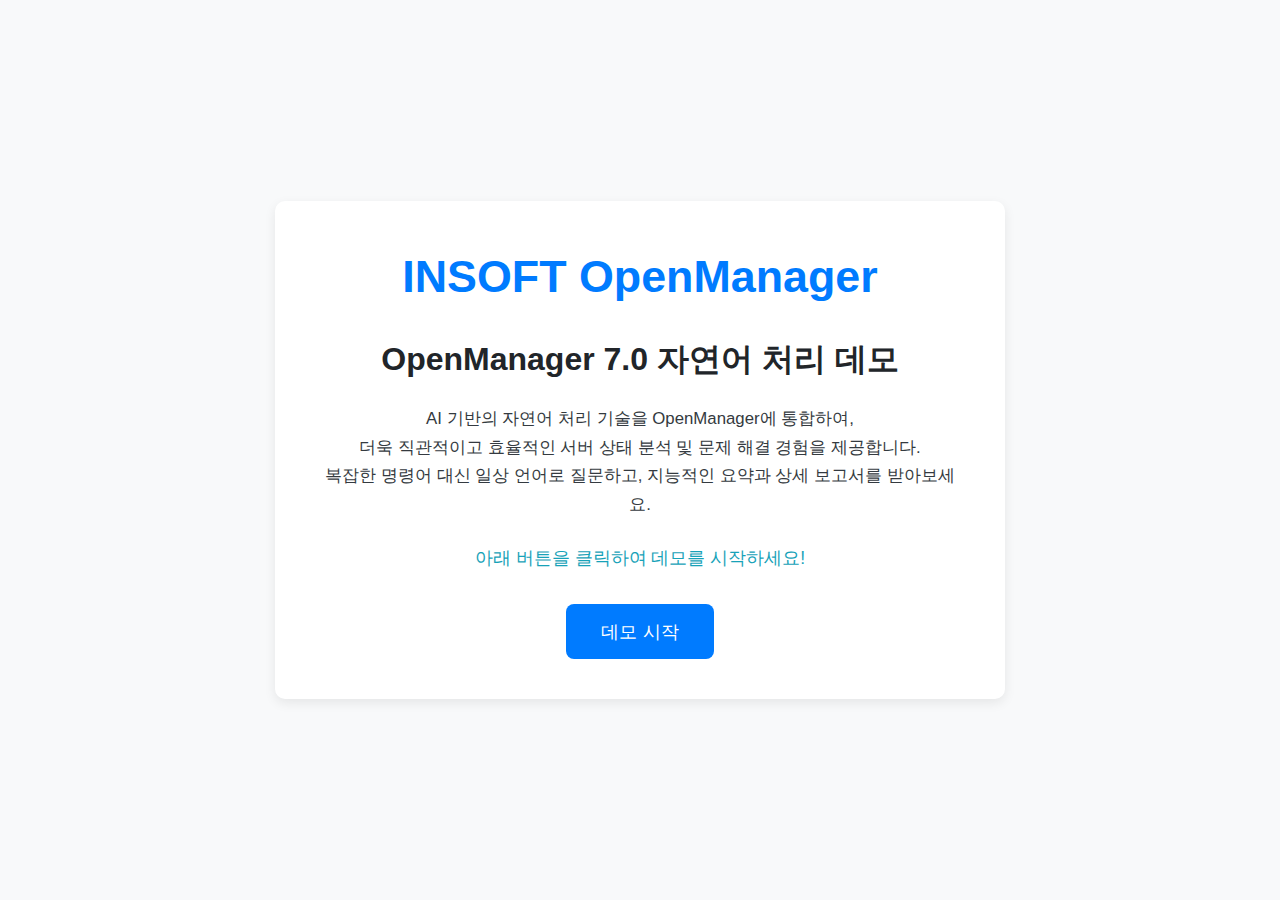
<file: index.html>
<!DOCTYPE html>
<html lang="ko">
<head>
    <meta charset="UTF-8">
    <meta name="viewport" content="width=device-width, initial-scale=1.0">
    <title>OpenManager 7.0 자연어 처리 데모</title> 
    <style>
        body {
            font-family: 'Segoe UI', Tahoma, Geneva, Verdana, sans-serif;
            margin: 0;
            background-color: #f8f9fa;
            color: #495057;
            display: flex;
            justify-content: center;
            align-items: center;
            min-height: 100vh;
            line-height: 1.6; /* 가독성을 위해 기본 줄 간격 추가 */
        }
        .container {
            background-color: #ffffff;
            padding: 40px;
            border-radius: 10px;
            box-shadow: 0 4px 12px rgba(0, 0, 0, 0.08); /* 그림자 약간 강조 */
            text-align: center;
            width: 90%;
            max-width: 650px; /* 너비 약간 증가 */
        }
        .logo {
            font-size: 2.8em; /* 로고 크기 약간 증가 */
            color: #007bff; 
            margin-bottom: 20px;
            font-weight: bold;
        }
        h1 {
            color: #212529;
            margin-bottom: 20px; /* 제목 아래 간격 조정 */
            font-size: 2em; /* 제목 폰트 크기 조정 */
        }
        p {
            line-height: 1.7;
            margin-bottom: 15px; /* 문단 간 간격 조정 */
            font-size: 1rem;
        }
        .description { /* 설명 문단 스타일 */
            font-size: 1.05rem; /* 설명 폰트 약간 크게 */
            color: #343a40;
            margin-bottom: 25px;
        }
        .call-to-action { /* 데모 시작 안내 문구 스타일 */
            font-size: 1.1rem;
            font-weight: 500;
            color: #17a2b8; /* 다른 색상으로 강조 */
            margin-bottom: 30px;
        }
        .button-container {
            margin-top: 30px;
        }
        button {
            padding: 15px 35px; /* 버튼 패딩 조정 */
            font-size: 1.15rem; /* 버튼 폰트 크기 조정 */
            background-color: #007bff; /* 메인 색상으로 변경 */
            color: white;
            border: none;
            border-radius: 8px;
            cursor: pointer;
            transition: background-color 0.3s ease, transform 0.1s ease; /* transform 효과 추가 */
        }
        button:hover {
            background-color: #0056b3; /* 호버 색상 변경 */
            transform: translateY(-2px); /* 살짝 떠오르는 효과 */
        }
        button:active {
            transform: translateY(0px); /* 클릭 시 원래 위치로 */
        }
    </style>
</head>
<body>
    <div class="container">
        <div class="logo">INSOFT OpenManager</div>
        <h1>OpenManager 7.0 자연어 처리 데모</h1> 
        
        <p class="description">
            AI 기반의 자연어 처리 기술을 OpenManager에 통합하여,
            <br>더욱 직관적이고 효율적인 서버 상태 분석 및 문제 해결 경험을 제공합니다.
            <br>복잡한 명령어 대신 일상 언어로 질문하고, 지능적인 요약과 상세 보고서를 받아보세요.
        </p>
        
        <p class="call-to-action">
            아래 버튼을 클릭하여 데모를 시작하세요!
        </p>

        <div class="button-container">
            <button onclick="goToDemo()">데모 시작</button>
        </div>
    </div>

    <script>
        function goToDemo() {
            // 실제 데모 페이지 파일명으로 변경해주세요. (예: demo.html)
            window.location.href = 'demo.html'; 
        }
    </script>
</body>
</html>
</file>
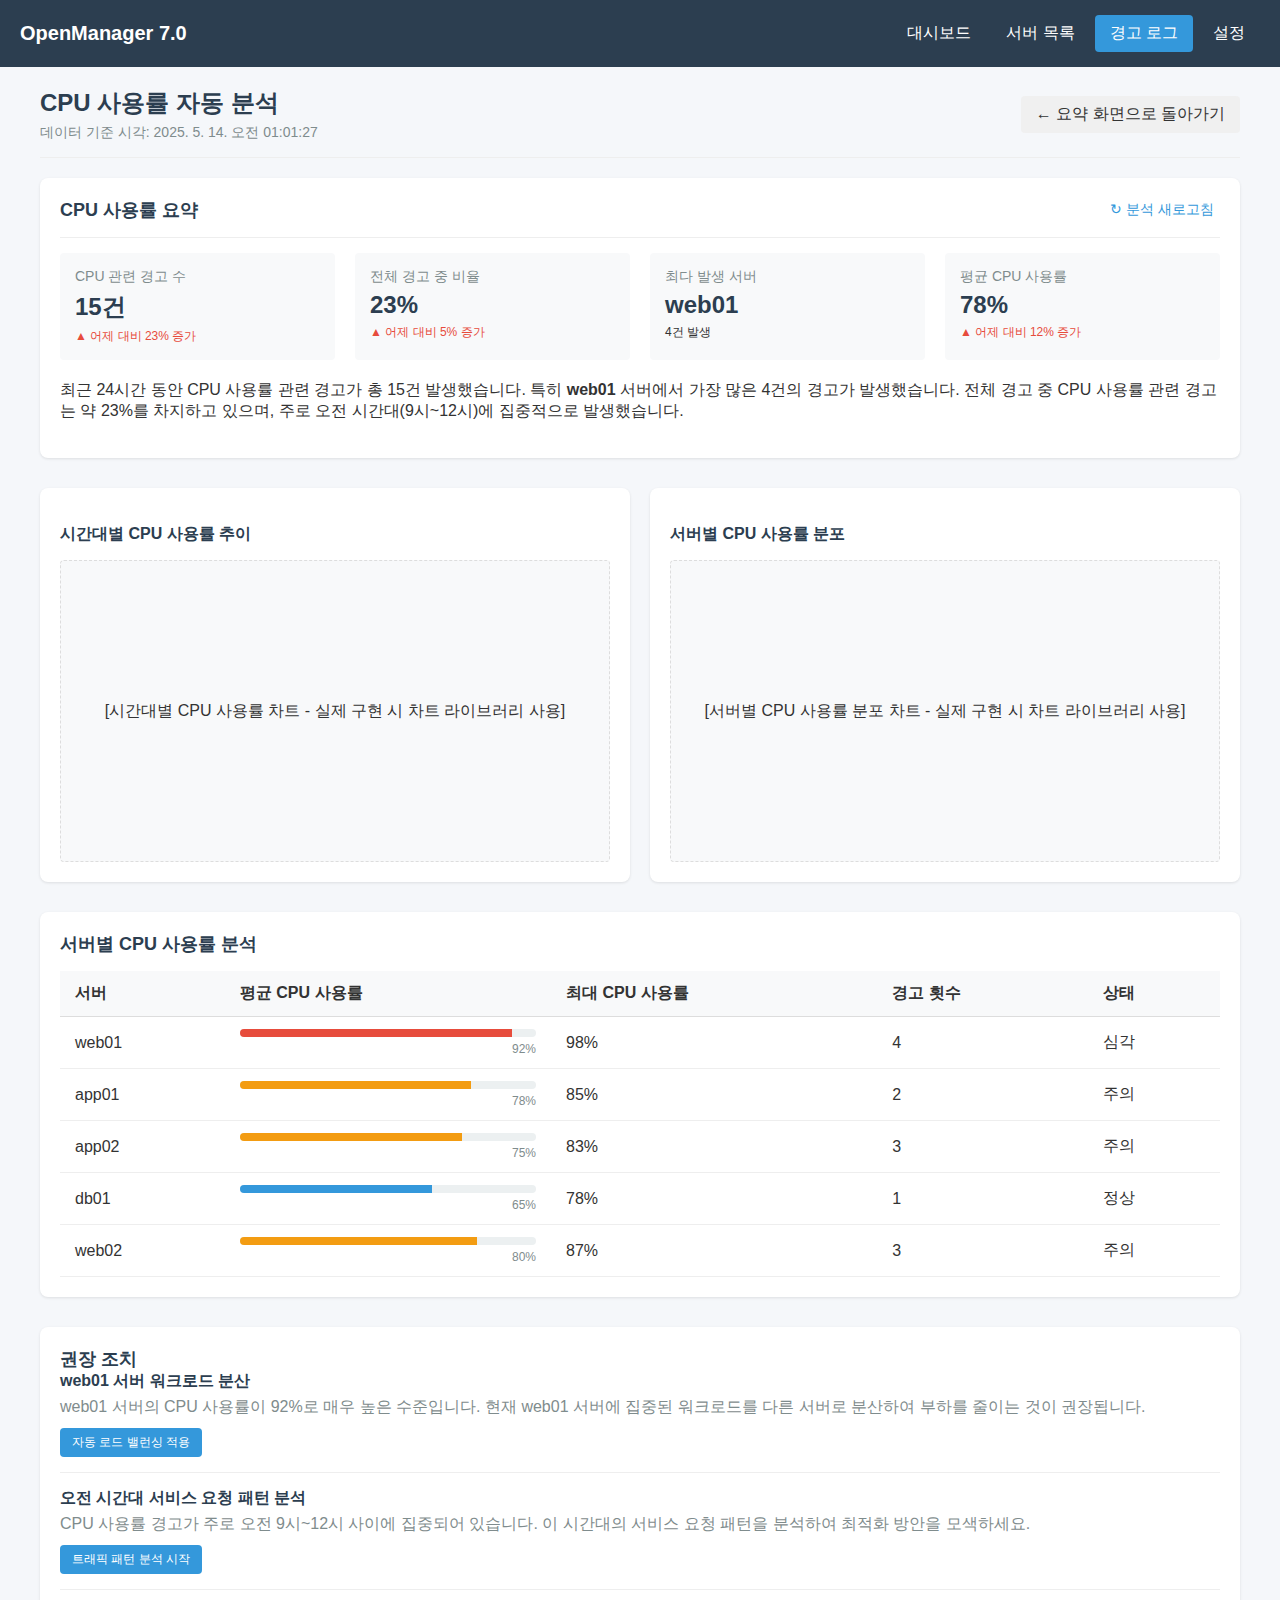
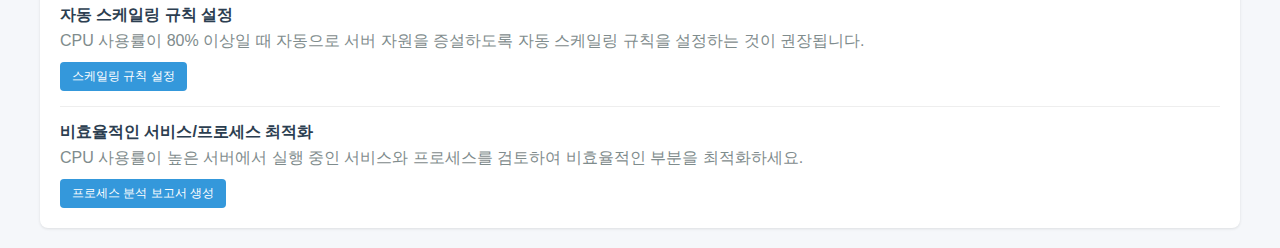
<file: cpu-analysis.html>
<!DOCTYPE html>
<html lang="ko">
<head>
    <meta charset="UTF-8">
    <meta name="viewport" content="width=device-width, initial-scale=1.0">
    <title>OpenManager 7.0 - CPU 사용률 자동 분석</title>
    <style>
        /* 전체 스타일 */
        body {
            font-family: 'Malgun Gothic', 'Segoe UI', sans-serif;
            margin: 0;
            padding: 0;
            color: #333;
            background-color: #f5f7fa;
        }
        
        /* 헤더 네비게이션 */
        .header {
            background-color: #2c3e50;
            color: white;
            padding: 15px 20px;
            display: flex;
            justify-content: space-between;
            align-items: center;
        }
        
        .logo {
            font-size: 20px;
            font-weight: bold;
        }
        
        .nav-menu {
            display: flex;
        }
        
        .nav-item {
            padding: 8px 15px;
            margin-left: 5px;
            color: white;
            text-decoration: none;
            border-radius: 4px;
        }
        
        .nav-item.active {
            background-color: #3498db;
        }
        
        /* 메인 컨텐츠 */
        .container {
            max-width: 1200px;
            margin: 0 auto;
            padding: 20px;
        }
        
        .page-header {
            display: flex;
            justify-content: space-between;
            align-items: center;
            margin-bottom: 20px;
            padding-bottom: 15px;
            border-bottom: 1px solid #eee;
        }
        
        .page-title {
            color: #2c3e50;
            font-size: 24px;
            margin: 0;
        }
        
        .back-btn {
            padding: 8px 15px;
            background-color: #f0f0f0;
            color: #333;
            border: none;
            border-radius: 4px;
            cursor: pointer;
            text-decoration: none;
            display: inline-flex;
            align-items: center;
        }
        
        .back-btn:hover {
            background-color: #e0e0e0;
        }
        
        .timestamp {
            color: #7f8c8d;
            font-size: 14px;
            margin-top: 5px;
        }
        
        /* 분석 요약 */
        .analysis-summary {
            background-color: white;
            border-radius: 8px;
            padding: 20px;
            margin-bottom: 30px;
            box-shadow: 0 1px 3px rgba(0, 0, 0, 0.1);
        }
        
        .summary-header {
            display: flex;
            justify-content: space-between;
            align-items: center;
            border-bottom: 1px solid #eee;
            padding-bottom: 15px;
            margin-bottom: 15px;
        }
        
        .summary-title {
            font-size: 18px;
            color: #2c3e50;
            margin: 0;
        }
        
        .refresh-btn {
            background-color: transparent;
            border: none;
            color: #3498db;
            cursor: pointer;
            display: flex;
            align-items: center;
            font-size: 14px;
        }
        
        .refresh-btn:hover {
            text-decoration: underline;
        }
        
        .summary-stats {
            display: flex;
            flex-wrap: wrap;
            gap: 20px;
            margin-bottom: 20px;
        }
        
        .stat-card {
            flex: 1;
            min-width: 200px;
            background-color: #f8f9fa;
            border-radius: 4px;
            padding: 15px;
        }
        
        .stat-title {
            font-size: 14px;
            color: #7f8c8d;
            margin-bottom: 5px;
        }
        
        .stat-value {
            font-size: 24px;
            font-weight: bold;
            color: #2c3e50;
        }
        
        .stat-trend {
            display: flex;
            align-items: center;
            font-size: 12px;
            margin-top: 5px;
        }
        
        .stat-trend.up {
            color: #e74c3c;
        }
        
        .stat-trend.down {
            color: #2ecc71;
        }
        
        /* 차트 섹션 */
        .chart-section {
            display: flex;
            flex-wrap: wrap;
            gap: 20px;
            margin-bottom: 30px;
        }
        
        .chart-card {
            flex: 1;
            min-width: 300px;
            background-color: white;
            border-radius: 8px;
            padding: 20px;
            box-shadow: 0 1px 3px rgba(0, 0, 0, 0.1);
        }
        
        .chart-title {
            font-size: 16px;
            color: #2c3e50;
            margin-bottom: 15px;
        }
        
        .chart-container {
            height: 300px;
            background-color: #f8f9fa;
            border-radius: 4px;
            display: flex;
            justify-content: center;
            align-items: center;
            border: 1px dashed #ddd;
        }
        
        /* 서버별 분석 */
        .server-analysis {
            background-color: white;
            border-radius: 8px;
            padding: 20px;
            margin-bottom: 30px;
            box-shadow: 0 1px 3px rgba(0, 0, 0, 0.1);
        }
        
        .analysis-table {
            width: 100%;
            border-collapse: collapse;
            margin-top: 15px;
        }
        
        .analysis-table th {
            text-align: left;
            padding: 12px 15px;
            background-color: #f8f9fa;
            border-bottom: 1px solid #ddd;
        }
        
        .analysis-table td {
            padding: 12px 15px;
            border-bottom: 1px solid #eee;
        }
        
        .analysis-table tr:hover {
            background-color: #f5f5f5;
        }
        
        .progress-bar {
            height: 8px;
            background-color: #ecf0f1;
            border-radius: 4px;
            overflow: hidden;
            width: 100%;
        }
        
        .progress-fill {
            height: 100%;
            background-color: #3498db;
        }
        
        .progress-fill.warning {
            background-color: #f39c12;
        }
        
        .progress-fill.danger {
            background-color: #e74c3c;
        }
        
        .progress-value {
            margin-top: 5px;
            font-size: 12px;
            color: #7f8c8d;
            text-align: right;
        }
        
        /* 권장 조치 */
        .recommendations {
            background-color: white;
            border-radius: 8px;
            padding: 20px;
            box-shadow: 0 1px 3px rgba(0, 0, 0, 0.1);
        }
        
        .recommendation-item {
            margin-bottom: 15px;
            padding-bottom: 15px;
            border-bottom: 1px solid #eee;
        }
        
        .recommendation-item:last-child {
            margin-bottom: 0;
            padding-bottom: 0;
            border-bottom: none;
        }
        
        .recommendation-title {
            font-weight: bold;
            color: #2c3e50;
            margin-bottom: 5px;
        }
        
        .recommendation-desc {
            color: #7f8c8d;
            margin-bottom: 10px;
        }
        
        .action-btn {
            padding: 6px 12px;
            background-color: #3498db;
            color: white;
            border: none;
            border-radius: 4px;
            cursor: pointer;
            font-size: 12px;
        }
        
        .action-btn:hover {
            background-color: #2980b9;
        }
    </style>
</head>
<body>
    <!-- 헤더 네비게이션 -->
    <div class="header">
        <div class="logo">OpenManager 7.0</div>
        <div class="nav-menu">
            <a href="#" class="nav-item">대시보드</a>
            <a href="#" class="nav-item">서버 목록</a>
            <a href="#" class="nav-item active">경고 로그</a>
            <a href="#" class="nav-item">설정</a>
        </div>
    </div>
    
    <!-- 메인 컨텐츠 -->
    <div class="container">
        <div class="page-header">
            <div>
                <h1 class="page-title">CPU 사용률 자동 분석</h1>
                <div class="timestamp">데이터 기준 시각: 2025. 5. 14. 오전 01:01:27</div>
            </div>
            <a href="demo.html" class="back-btn">← 요약 화면으로 돌아가기</a>
        </div>
        
        <!-- 분석 요약 -->
        <div class="analysis-summary">
            <div class="summary-header">
                <h2 class="summary-title">CPU 사용률 요약</h2>
                <button class="refresh-btn">↻ 분석 새로고침</button>
            </div>
            
            <div class="summary-stats">
                <div class="stat-card">
                    <div class="stat-title">CPU 관련 경고 수</div>
                    <div class="stat-value">15건</div>
                    <div class="stat-trend up">▲ 어제 대비 23% 증가</div>
                </div>
                
                <div class="stat-card">
                    <div class="stat-title">전체 경고 중 비율</div>
                    <div class="stat-value">23%</div>
                    <div class="stat-trend up">▲ 어제 대비 5% 증가</div>
                </div>
                
                <div class="stat-card">
                    <div class="stat-title">최다 발생 서버</div>
                    <div class="stat-value">web01</div>
                    <div class="stat-trend">4건 발생</div>
                </div>
                
                <div class="stat-card">
                    <div class="stat-title">평균 CPU 사용률</div>
                    <div class="stat-value">78%</div>
                    <div class="stat-trend up">▲ 어제 대비 12% 증가</div>
                </div>
            </div>
            
            <p>
                최근 24시간 동안 CPU 사용률 관련 경고가 총 15건 발생했습니다. 특히 <strong>web01</strong> 서버에서 
                가장 많은 4건의 경고가 발생했습니다. 전체 경고 중 CPU 사용률 관련 경고는 약 23%를 차지하고 있으며, 
                주로 오전 시간대(9시~12시)에 집중적으로 발생했습니다.
            </p>
        </div>
        
        <!-- 차트 섹션 -->
        <div class="chart-section">
            <div class="chart-card">
                <h3 class="chart-title">시간대별 CPU 사용률 추이</h3>
                <div class="chart-container">
                    [시간대별 CPU 사용률 차트 - 실제 구현 시 차트 라이브러리 사용]
                </div>
            </div>
            
            <div class="chart-card">
                <h3 class="chart-title">서버별 CPU 사용률 분포</h3>
                <div class="chart-container">
                    [서버별 CPU 사용률 분포 차트 - 실제 구현 시 차트 라이브러리 사용]
                </div>
            </div>
        </div>
        
        <!-- 서버별 CPU 사용률 분석 -->
        <div class="server-analysis">
            <h3 class="summary-title">서버별 CPU 사용률 분석</h3>
            <table class="analysis-table">
                <thead>
                    <tr>
                        <th>서버</th>
                        <th>평균 CPU 사용률</th>
                        <th>최대 CPU 사용률</th>
                        <th>경고 횟수</th>
                        <th>상태</th>
                    </tr>
                </thead>
                <tbody>
                    <tr>
                        <td>web01</td>
                        <td>
                            <div class="progress-bar">
                                <div class="progress-fill danger" style="width: 92%"></div>
                            </div>
                            <div class="progress-value">92%</div>
                        </td>
                        <td>98%</td>
                        <td>4</td>
                        <td>심각</td>
                    </tr>
                    <tr>
                        <td>app01</td>
                        <td>
                            <div class="progress-bar">
                                <div class="progress-fill warning" style="width: 78%"></div>
                            </div>
                            <div class="progress-value">78%</div>
                        </td>
                        <td>85%</td>
                        <td>2</td>
                        <td>주의</td>
                    </tr>
                    <tr>
                        <td>app02</td>
                        <td>
                            <div class="progress-bar">
                                <div class="progress-fill warning" style="width: 75%"></div>
                            </div>
                            <div class="progress-value">75%</div>
                        </td>
                        <td>83%</td>
                        <td>3</td>
                        <td>주의</td>
                    </tr>
                    <tr>
                        <td>db01</td>
                        <td>
                            <div class="progress-bar">
                                <div class="progress-fill" style="width: 65%"></div>
                            </div>
                            <div class="progress-value">65%</div>
                        </td>
                        <td>78%</td>
                        <td>1</td>
                        <td>정상</td>
                    </tr>
                    <tr>
                        <td>web02</td>
                        <td>
                            <div class="progress-bar">
                                <div class="progress-fill warning" style="width: 80%"></div>
                            </div>
                            <div class="progress-value">80%</div>
                        </td>
                        <td>87%</td>
                        <td>3</td>
                        <td>주의</td>
                    </tr>
                </tbody>
            </table>
        </div>
        
        <!-- 권장 조치 -->
        <div class="recommendations">
            <h3 class="summary-title">권장 조치</h3>
            
            <div class="recommendation-item">
                <div class="recommendation-title">web01 서버 워크로드 분산</div>
                <div class="recommendation-desc">
                    web01 서버의 CPU 사용률이 92%로 매우 높은 수준입니다. 
                    현재 web01 서버에 집중된 워크로드를 다른 서버로 분산하여 부하를 줄이는 것이 권장됩니다.
                </div>
                <button class="action-btn">자동 로드 밸런싱 적용</button>
            </div>
            
            <div class="recommendation-item">
                <div class="recommendation-title">오전 시간대 서비스 요청 패턴 분석</div>
                <div class="recommendation-desc">
                    CPU 사용률 경고가 주로 오전 9시~12시 사이에 집중되어 있습니다. 
                    이 시간대의 서비스 요청 패턴을 분석하여 최적화 방안을 모색하세요.
                </div>
                <button class="action-btn">트래픽 패턴 분석 시작</button>
            </div>
            
            <div class="recommendation-item">
                <div class="recommendation-title">자동 스케일링 규칙 설정</div>
                <div class="recommendation-desc">
                    CPU 사용률이 80% 이상일 때 자동으로 서버 자원을 증설하도록 
                    자동 스케일링 규칙을 설정하는 것이 권장됩니다.
                </div>
                <button class="action-btn">스케일링 규칙 설정</button>
            </div>
            
            <div class="recommendation-item">
                <div class="recommendation-title">비효율적인 서비스/프로세스 최적화</div>
                <div class="recommendation-desc">
                    CPU 사용률이 높은 서버에서 실행 중인 서비스와 프로세스를 검토하여 
                    비효율적인 부분을 최적화하세요.
                </div>
                <button class="action-btn">프로세스 분석 보고서 생성</button>
            </div>
        </div>
    </div>
    
    <script>
        // 이벤트 리스너 설정
        document.addEventListener('DOMContentLoaded', function() {
            // 새로고침 버튼 클릭 이벤트
            document.querySelector('.refresh-btn').addEventListener('click', function() {
                alert('분석 데이터를 새로고침합니다...');
                
                // 실제 구현 시에는 데이터를 새로 불러오는 로직 추가
                // 이 예제에서는 단순 알림만 표시
            });
            
            // 권장 조치 버튼 클릭 이벤트
            const actionButtons = document.querySelectorAll('.action-btn');
            actionButtons.forEach(button => {
                button.addEventListener('click', function() {
                    const action = this.textContent;
                    alert(`"${action}" 작업을 시작합니다...`);
                    
                    // 실제 구현 시에는 해당 작업을 실행하는 로직 추가
                    // 이 예제에서는 단순 알림만 표시
                });
            });
        });
    </script>
</body>
</html>
</file>
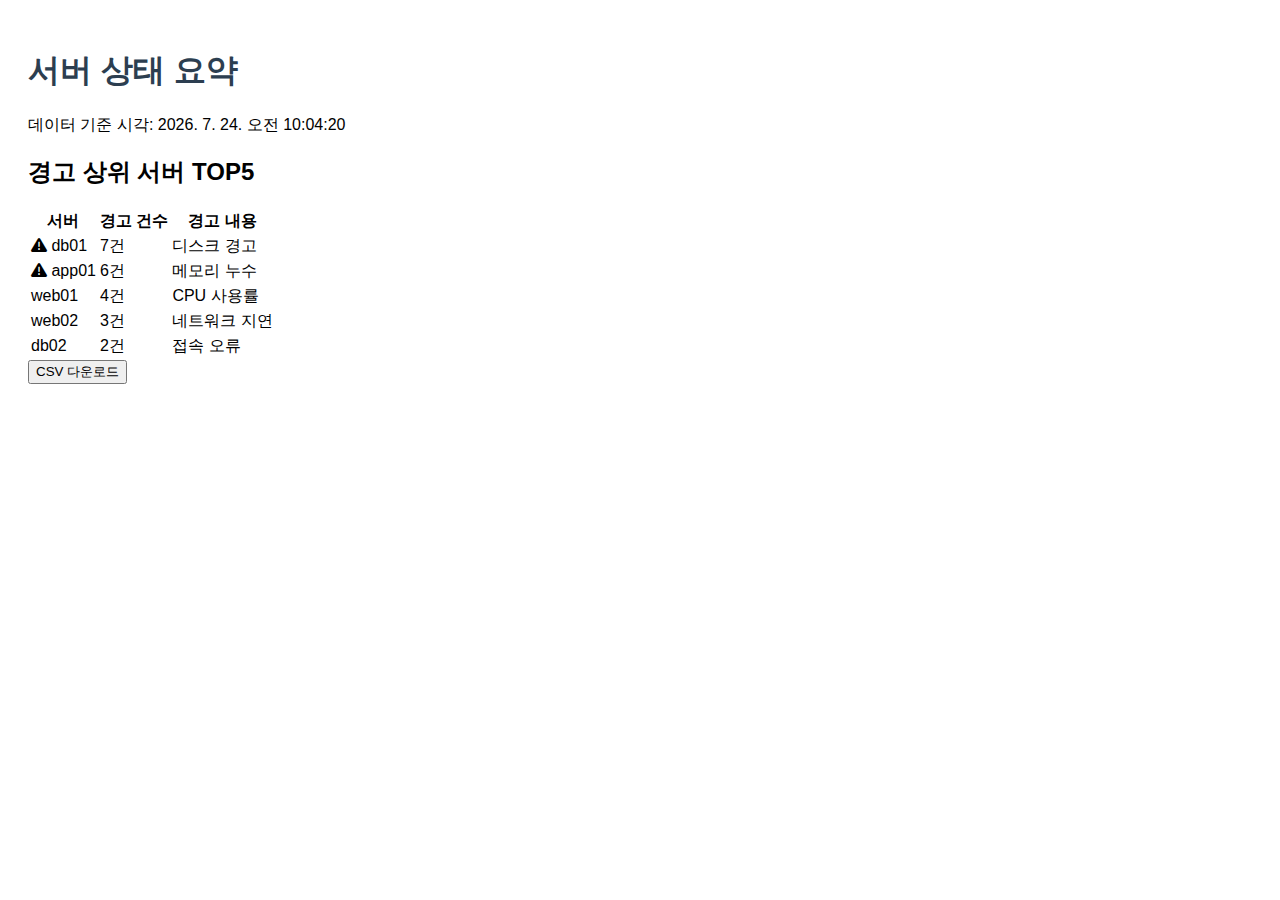
<file: demo.html>
<!DOCTYPE html>
<html lang="ko">
<head>
  <meta charset="UTF-8">
  <title>서버 상태 요약</title>
  <link rel="stylesheet" href="style.css">
  <link rel="stylesheet" href="https://cdnjs.cloudflare.com/ajax/libs/font-awesome/6.0.0/css/all.min.css">
  <link href="https://fonts.googleapis.com/css2?family=Noto+Sans+KR:wght@400;700&display=swap" rel="stylesheet">
  <script>
    function formatTime(ts) {
      const d = new Date(ts);
      return d.toLocaleString("ko-KR");
    }
    window.onload = function() {
      const now = new Date();
      document.getElementById("timestamp").innerText = "데이터 기준 시각: " + formatTime(now);
    };

    function downloadCsv() {
      const data = [
        ["서버", "경고 건수", "경고 내용"],
        ["db01", "7건", "디스크 경고"],
        ["app01", "6건", "메모리 누수"],
        ["web01", "4건", "CPU 사용률"],
        ["web02", "3건", "네트워크 지연"],
        ["db02", "2건", "접속 오류"]
      ];

      let csvContent = "data:text/csv;charset=utf-8," + data.map(e => e.join(",")).join("\n");

      const encodedUri = encodeURI(csvContent);
      const link = document.createElement("a");
      link.setAttribute("href", encodedUri);
      link.setAttribute("download", "server_status.csv");
      document.body.appendChild(link);
      link.click();
    }
  </script>
</head>
<body>
  <div class="container">
    <h1>서버 상태 요약</h1>
    <div class="timestamp" id="timestamp">데이터 기준 시각: 로딩 중...</div>

    <h2>경고 상위 서버 TOP5</h2>
    <table id="top5-table">
      <thead>
        <tr>
          <th>서버</th>
          <th>경고 건수</th>
          <th>경고 내용</th>
        </tr>
      </thead>
      <tbody>
        <tr class="highlight">
          <td><i class="fas fa-exclamation-triangle"></i> db01</td>
          <td>7건</td>
          <td>디스크 경고</td>
        </tr>
        <tr class="highlight">
          <td><i class="fas fa-exclamation-triangle"></i> app01</td>
          <td>6건</td>
          <td>메모리 누수</td>
        </tr>
        <tr>
          <td>web01</td>
          <td>4건</td>
          <td>CPU 사용률</td>
        </tr>
        <tr>
          <td>web02</td>
          <td>3건</td>
          <td>네트워크 지연</td>
        </tr>
        <tr>
          <td>db02</td>
          <td>2건</td>
          <td>접속 오류</td>
        </tr>
      </tbody>
    </table>

    <button onclick="downloadCsv()">CSV 다운로드</button>
  </div>

  <script>
    // 향후 자동 새로고침 시뮬레이션 가능
    // setTimeout(() => location.reload(), 10000);
  </script>
</body>
</html>
</file>
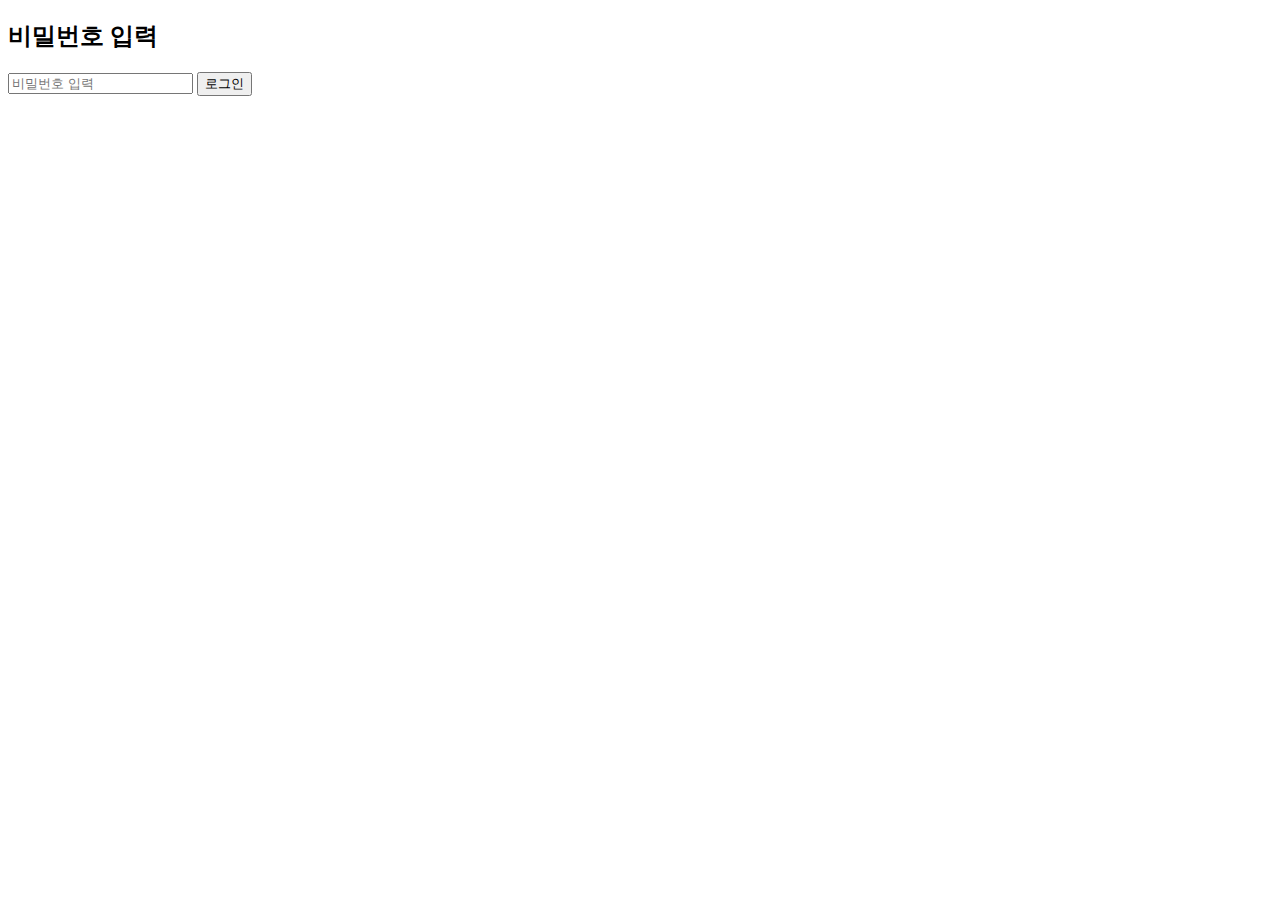
<file: login.html>
<!DOCTYPE html>
<html>
<head><title>로그인</title></head>
<body>
  <h2>비밀번호 입력</h2>
  <input type="password" id="pw" placeholder="비밀번호 입력">
  <button onclick="check()">로그인</button>
  <script>
    function check() {
      const pw = document.getElementById("pw").value;
      if (pw === "vibe2025") {
        window.location.href = "demo.html";
      } else {
        alert("비밀번호가 틀렸습니다.");
      }
    }
  </script>
</body>
</html>
</file>
<file: style.css>
body { font-family: sans-serif; padding: 20px; }
h1 { color: #2c3e50; }
#output { margin-top: 20px; }
</file>
